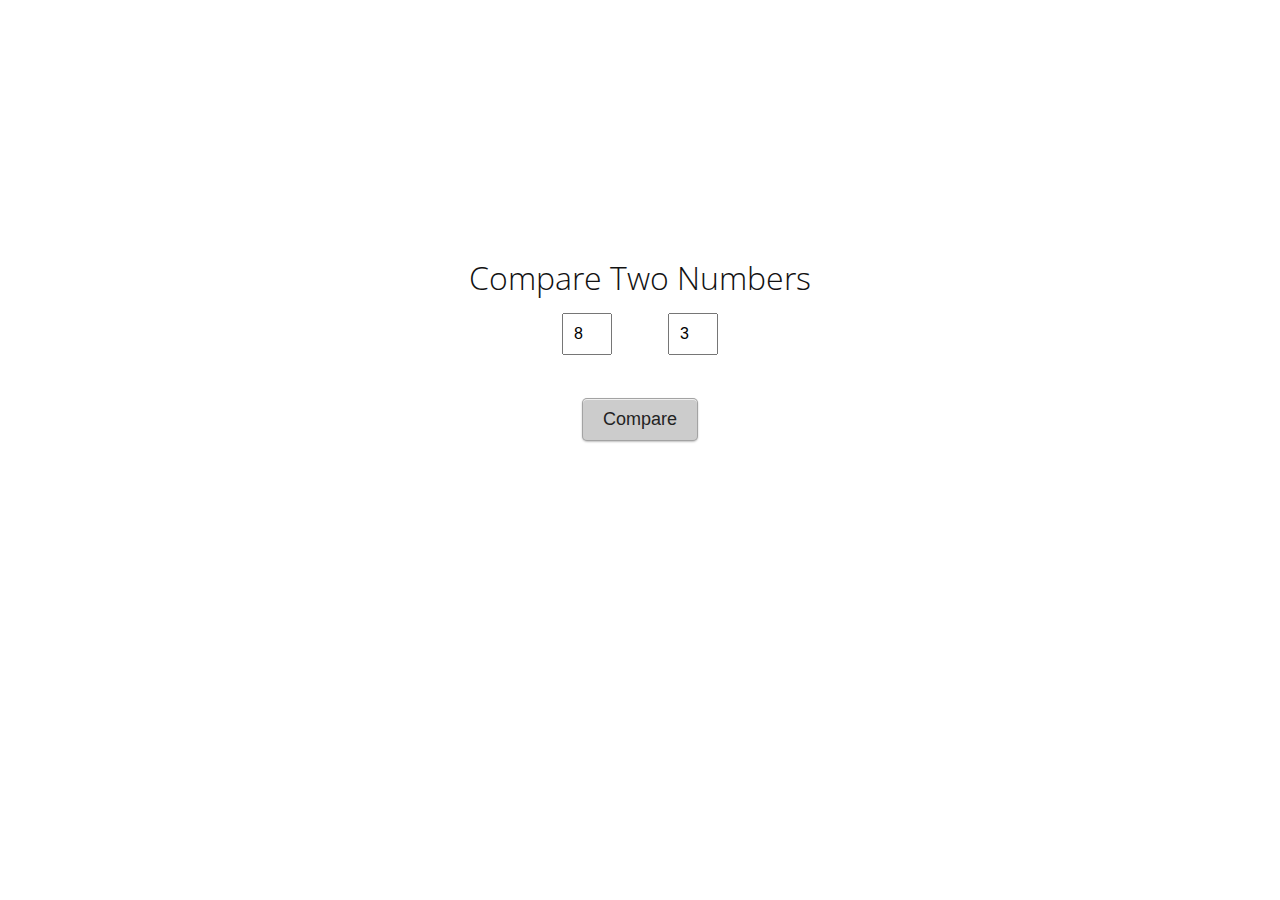
<file: conditionals/index.html>
<!DOCTYPE html>
<html lang="en">
	<head>
    	<meta charset="utf-8">
    	<meta name="description" content="A simple example of how Javascript can manipulate DOM.">
    	<meta name="keywords" content="General Assembly, Javascript, JS">

		<title>Conditionals</title>

		<!-- external CSS link -->
		<link href='http://fonts.googleapis.com/css?family=Open+Sans:400,700,800,600,300' rel='stylesheet' type='text/css'>
		<link rel="stylesheet" href="css/reset.css">
		<link rel="stylesheet" href="css/style.css">

	</head>
	<body>
		<div id="container">

			<h1>Compare Two Numbers</h1>

			<div id="inputs">

			  <input id="a" value="8">

			  <span id="comparison"></span>

			  <input id="b" value="3">

			</div>

			<button id="submit">Compare</button>

		</div><!-- #container -->
		<script src="js/app.js"></script>
	</body>
</html>
</file>
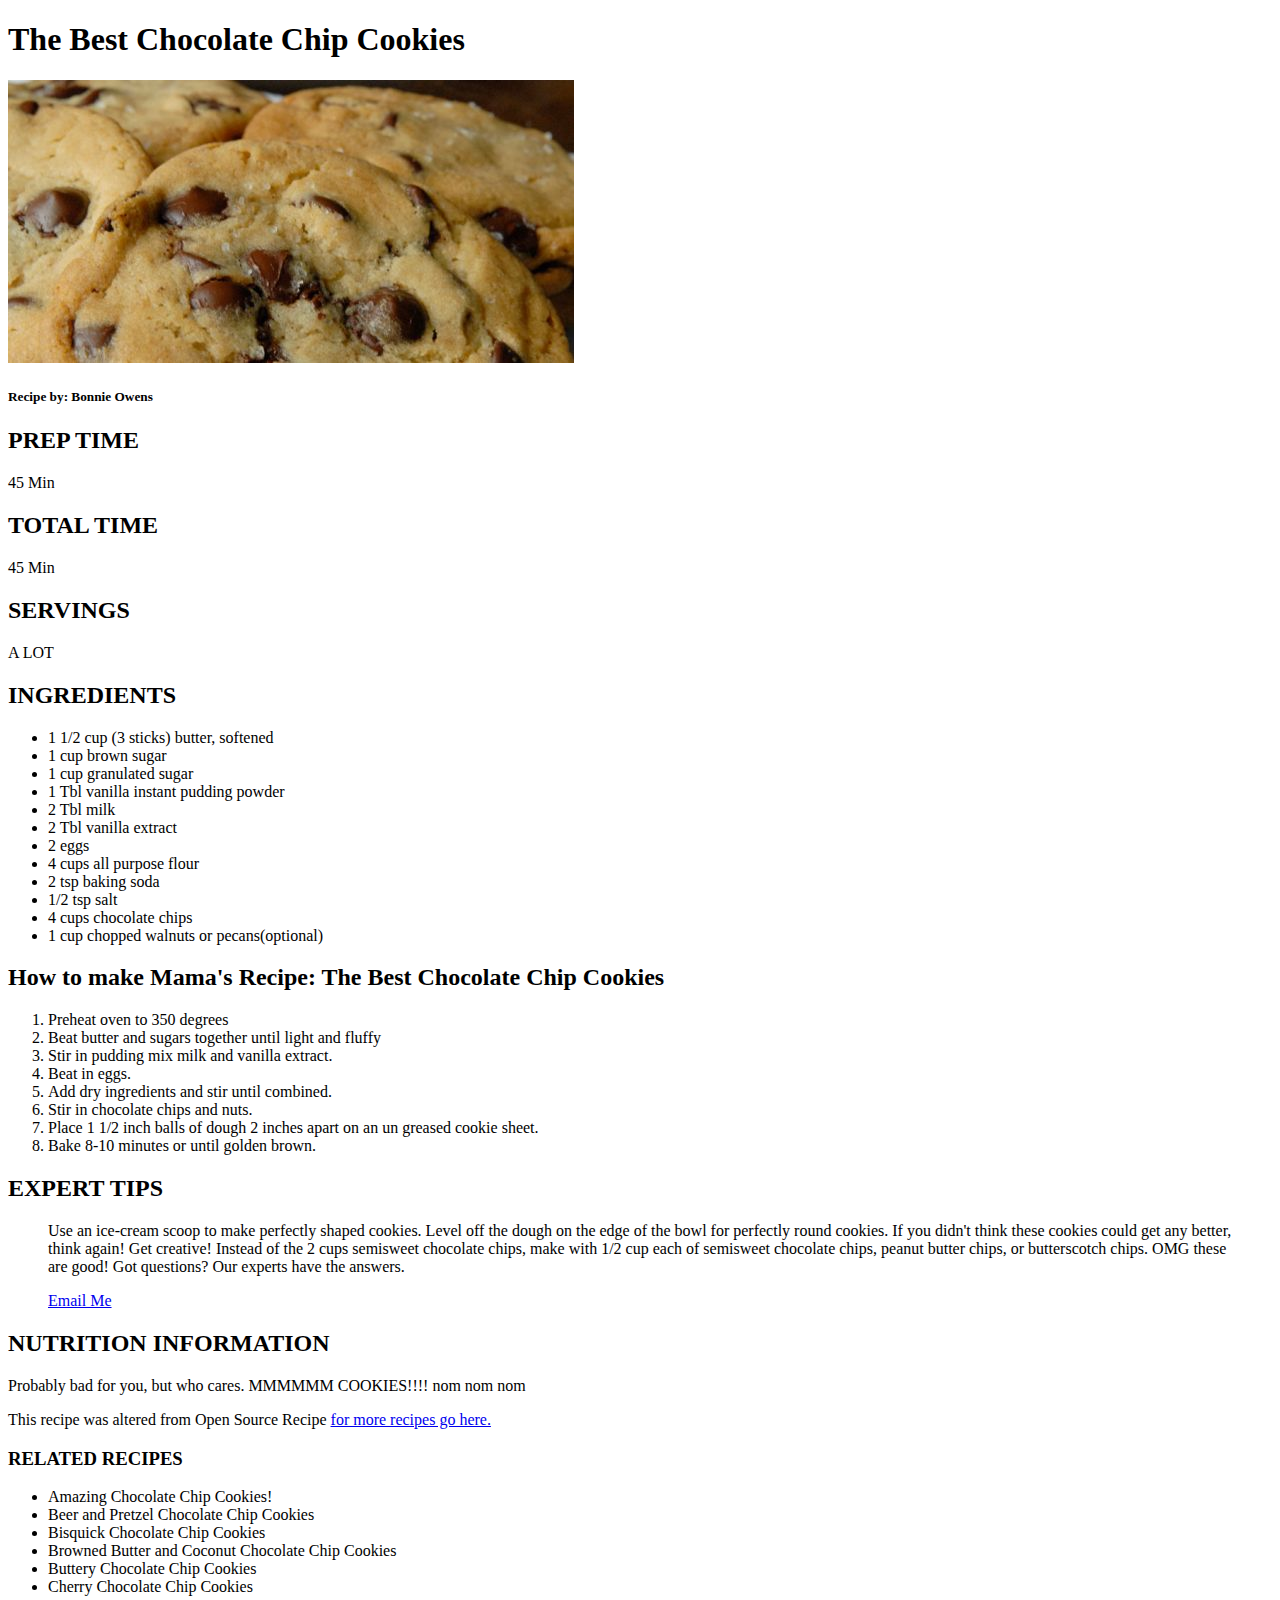
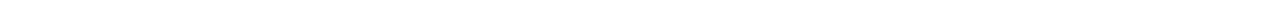
<file: cookie_recipe/index.html>
<!DOCTYPE html>
<!--hint: start of content -->
<html>
  <head>
    <title>The Best Chocolate Chip Cookies</title>
  </head>
  <body>
<!--hint: open <header> tag -->
  <header>
    <h1>The Best Chocolate Chip Cookies</h1> <!--hint: <h1> element -->

      <img src="img/cookies.jpg"> <!--hint: <img> element -->


    <h5>Recipe by: Bonnie Owens</h5>
  </header>
<!--hint: close </header> element -->

<!--hint: begin <section> element -->

  <section>
    <h2>PREP TIME</h2>
      <p>45 Min</p>

    <h2>TOTAL TIME</h2>
      <p>45 Min<p>

    <h2>SERVINGS</h2>
      <p>A LOT</p>

    <h2>INGREDIENTS</h2>

<!--hint: open <ul> -->
  <ul>
    <li>1 1/2 cup (3 sticks) butter, softened</li>
	  <li>1 cup brown sugar</li>
	  <li>1 cup granulated sugar</li>
	  <li>1 Tbl vanilla instant pudding powder</li>
	  <li>2 Tbl milk</li>
	  <li>2 Tbl vanilla extract</li>
	  <li>2 eggs</li>
	  <li>4 cups all purpose flour</li>
  	<li>2 tsp baking soda</li>
	  <li>1/2 tsp salt</li>
	  <li>4 cups chocolate chips</li>
	  <li>1 cup chopped walnuts or pecans(optional)</li>
  </ul>
  <!--hint: close </ul> -->
</section>
  <!--hint: close </section> tag -->





  <h2>How to make Mama's Recipe: The Best Chocolate Chip Cookies</h2>

  <ol>
    <li>Preheat oven to 350 degrees</li>

    <li>Beat butter and sugars together until light and fluffy</li>

    <li>Stir in pudding mix milk and vanilla extract.</li>

    <li>Beat in eggs.</li>

    <li>Add dry ingredients and stir until combined.</li>

    <li>Stir in chocolate chips and nuts.</li>

    <li>Place 1 1/2 inch balls of dough 2 inches apart on an un greased cookie sheet.</li>

    <li>Bake 8-10 minutes or until golden brown.</li>
  </ol>


  <h2>EXPERT TIPS</h2>


  <blockquote>
    Use an ice-cream scoop to make perfectly shaped cookies. Level off the dough on the edge of the bowl for perfectly round cookies.

    If you didn't think these cookies could get any better, think again! Get creative! Instead of the 2 cups semisweet chocolate chips, make with 1/2 cup each of semisweet chocolate chips, peanut butter chips, or butterscotch chips. OMG these are good!

    Got questions? Our experts have the answers.
  </blockquote>

  <blockquote><a href="me@fakeemail.com">Email Me</a> </blockquote>



  <h2>NUTRITION INFORMATION</h2>

    <p>Probably bad for you, but who cares. MMMMMM COOKIES!!!! nom nom nom</p>


    <p>
      This recipe was altered from Open Source Recipe <a href="http://www.opensourcefood.com/people/Amanori/recipes/mamas-recipe-the-best-chocolate-chip-cookies">for more recipes go here.</a>
    </p>
<!-- hint: open <footer> tag -->

  <h3>RELATED RECIPES</h3>

  <ul>
    <li>Amazing Chocolate Chip Cookies!</li>

    <li>Beer and Pretzel Chocolate Chip Cookies</li>

    <li>Bisquick Chocolate Chip Cookies</li>

    <li>Browned Butter and Coconut Chocolate Chip Cookies</li>

    <li>Buttery Chocolate Chip Cookies</li>

    <li>Cherry Chocolate Chip Cookies</li>
  </ul>

<!-- hint: close </footer> tag -->

<!--hint: end of content -->
  </body>
</html>
</file>
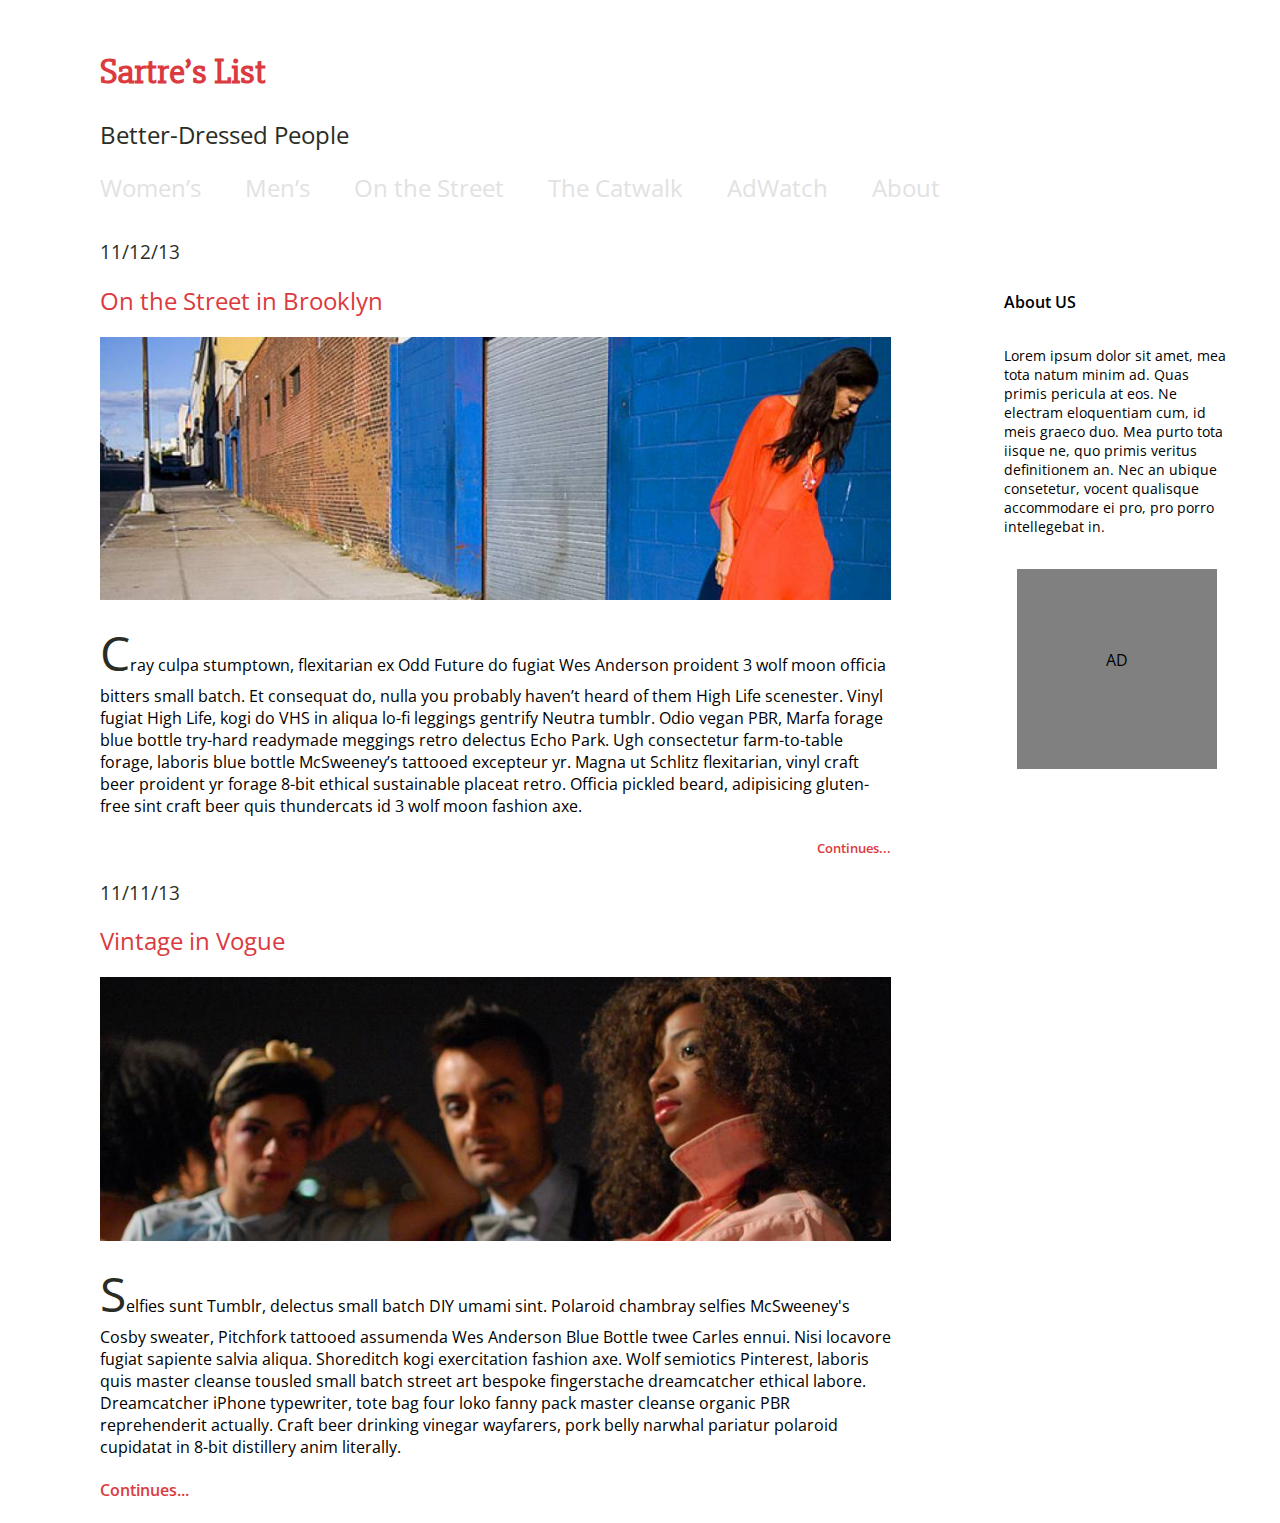
<file: fashion_blog_part1/index.html>
<!--Add CSS to the page. When complete it should look like Fashion_Blog.png
Do you see new tags? Look them up so you are growing your tag vocabulary.
Bonus: Google <footer> </footer> tag and implement the page footer.
Add Google Fonts.
-->

<!doctype html>
<html lang="en-us">
<head>
	<link rel="stylesheet" href="style.css">
	<link href='http://fonts.googleapis.com/css?family=Slabo+27px' rel='stylesheet' type='text/css'>
	<link href='http://fonts.googleapis.com/css?family=Open+Sans+Condensed:300' rel='stylesheet' type='text/css'>
	<meta charset="utf-8">
	<title>Sartre’s List</title>

</head>
<body>
	<header>
		<div class="red">
		<h1><a href="index.html">Sartre’s List</a></h1>
		</div>
		<h2>Better-Dressed People</h2>
		<div class="grey">
			<ul>
				<li><a class="grey" href="#">Women’s</a></li>
				<li><a class="grey" href="#">Men’s</a></li>
				<li><a class="grey" href="#">On the Street</a></li>
				<li><a class="grey" href="#">The Catwalk</a></li>
				<li><a class="grey" href="#">AdWatch</a></li>
				<li><a class="grey" href="#">About</a></li>
			</ul>
		</div>
	</header>
	<div class="leftcol">
		<h4>About US</h4>
		<h6>Lorem ipsum dolor sit amet, mea tota natum minim ad. Quas primis pericula at eos. Ne electram eloquentiam cum, id meis graeco duo. Mea purto tota iisque ne, quo primis veritus definitionem an. Nec an ubique consetetur, vocent qualisque accommodare ei pro, pro porro intellegebat in.</h6>
		<blockquote>AD</blockquote>
	</div>
	<div class="right">
	<article>
		<h3>11/12/13</h3>
		<h2><a href="#">On the Street in Brooklyn</a></h2>
		<img src="fashion_photo.jpeg">
		<p>Cray culpa stumptown, flexitarian ex Odd Future do fugiat Wes Anderson proident 3 wolf moon officia bitters small batch. Et consequat do, nulla you probably haven’t heard of them High Life scenester. Vinyl fugiat High Life, kogi do VHS in aliqua lo-fi leggings gentrify Neutra tumblr. Odio vegan PBR, Marfa forage blue bottle try-hard readymade meggings retro delectus Echo Park. Ugh consectetur farm-to-table forage, laboris blue bottle McSweeney’s tattooed excepteur yr. Magna ut Schlitz flexitarian, vinyl craft beer proident yr forage 8-bit ethical sustainable placeat retro. Officia pickled beard, adipisicing gluten-free sint craft beer quis thundercats id 3 wolf moon fashion axe.</p>
		<h5><a href="#">Continues...</a></h5>
	</article>
	<article>
		<h3>11/11/13</h3>
		<h2><a href="#">Vintage in Vogue</a></h2>
		<img src="fashion_photo2.jpeg">
		<p><span class="capital">S</span>elfies sunt Tumblr, delectus small batch DIY umami sint. Polaroid chambray selfies McSweeney's Cosby sweater, Pitchfork tattooed assumenda Wes Anderson Blue Bottle twee Carles ennui. Nisi locavore fugiat sapiente salvia aliqua. Shoreditch kogi exercitation fashion axe. Wolf semiotics Pinterest, laboris quis master cleanse tousled small batch street art bespoke fingerstache dreamcatcher ethical labore. Dreamcatcher iPhone typewriter, tote bag four loko fanny pack master cleanse organic PBR reprehenderit actually. Craft beer drinking vinegar wayfarers, pork belly narwhal pariatur polaroid cupidatat in 8-bit distillery anim literally.</p>
		<h4><a href="#">Continues...</a></h4>
	</article>
</div>
</body>
</html>
</file>
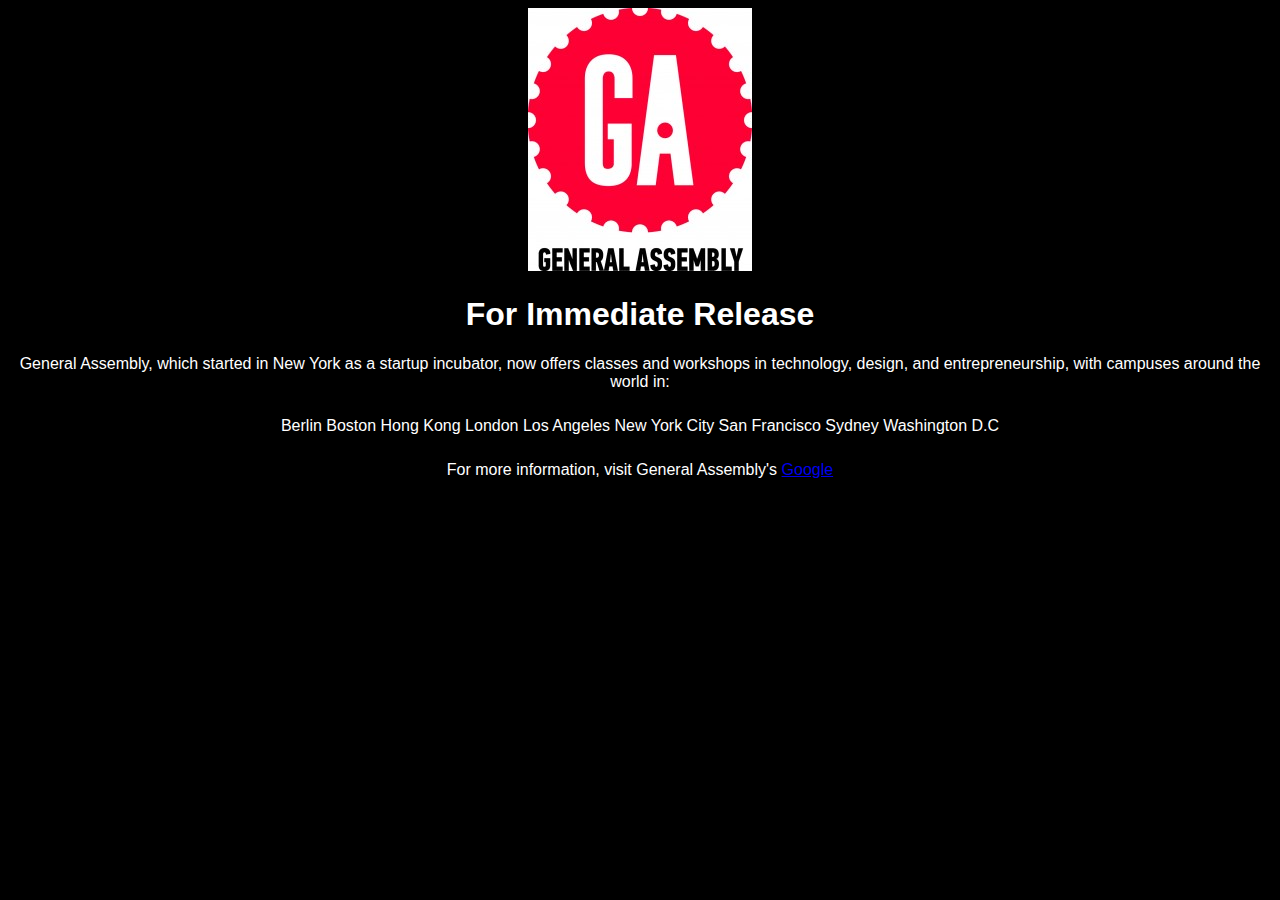
<file: ga_press_release/index.html>
<!DOCTYPE html>
<!-- html starts here -->
<html>
  <head>
    <style>
      body {
        text-align: center;
        background: black;
        color: white;
        font-family: helvetica;
      }
      ol {
        padding: 10px;
      }
      li {
        display: inline;
      }
    </style>
  </head>
<body>

<!-- start section here -->


<!-- image goes here -->
<img src="img/ga-logo.jpg">

<h1>For Immediate Release</h1>

  <p>
    General Assembly,
    which started in New York as a startup incubator,
    now offers classes and workshops in technology, design,
    and entrepreneurship, with campuses around the world in:
  </p>

<ol>
  <li>Berlin</li>
  <li>Boston</li>
  <li>Hong Kong</li>
  <li>London</li>
  <li>Los Angeles</li>
  <li>New York City</li>
  <li>San Francisco</li>
  <li>Sydney</li>
  <li>Washington D.C</li>
</ol>

  <p>
    For more information, visit General Assembly's <a href="http://google.com">Google</a>
  </p>

<!-- end section -->



<!-- body ends here -->
</body>
<!-- html ends here -->
</html>
</file>
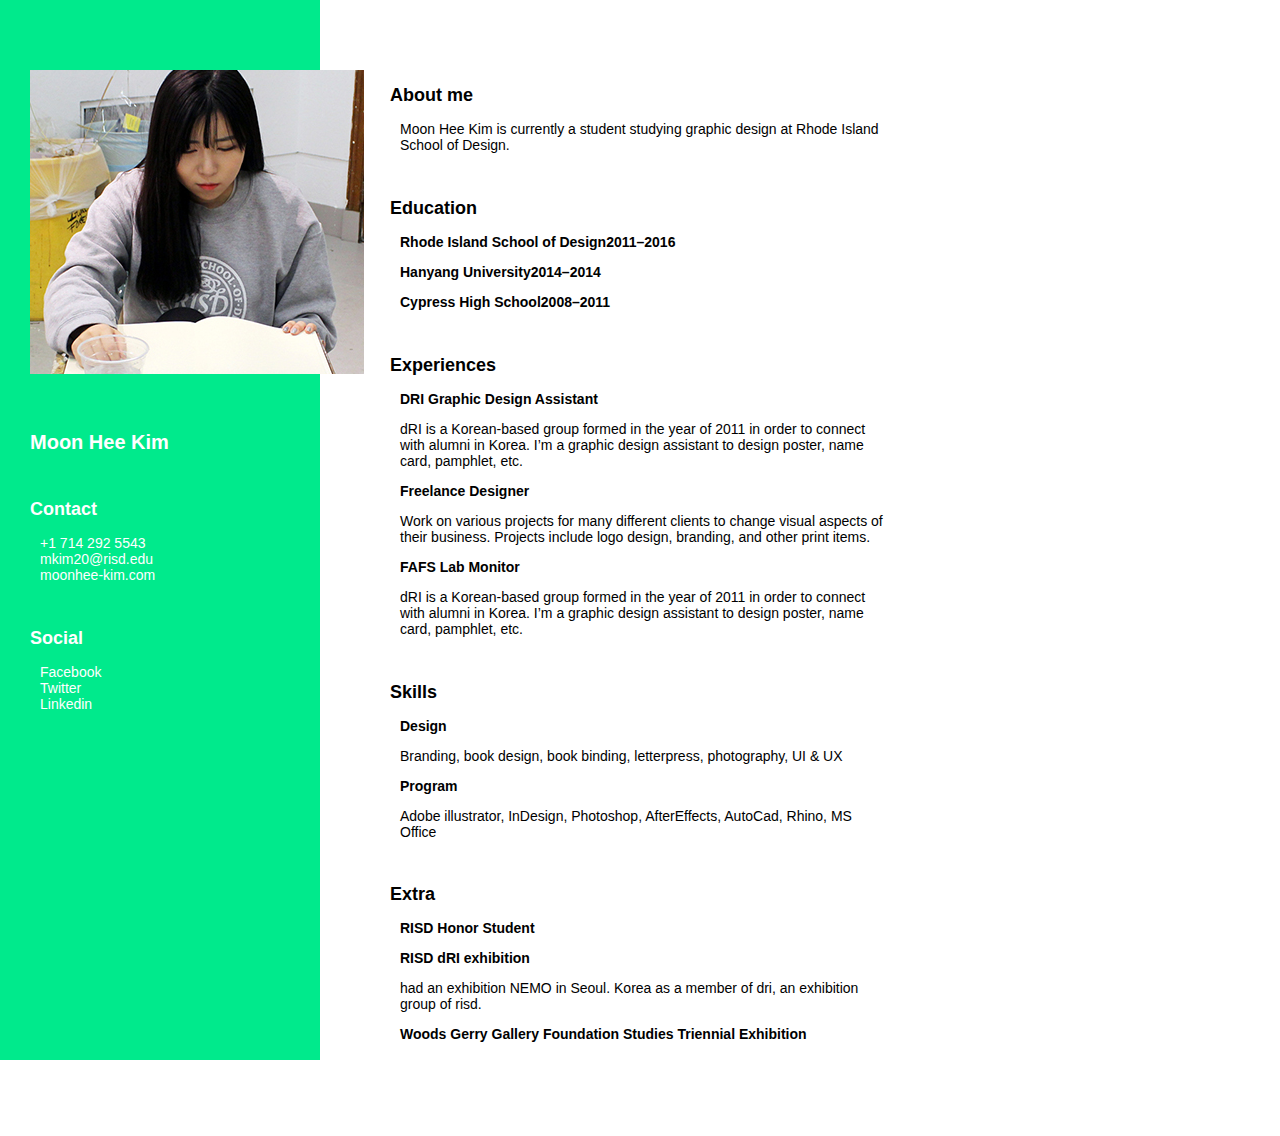
<file: resume/index.html>
<!DOCTYPE html>
<head>
  <title>Moon Hee Resume</title>
  <link rel="stylesheet" href="css/style.css">
</head>

<body>
  <header>
    <div class="leftcol">
      <img src="img/profile4.png">
       <h1>Moon Hee Kim</h1>
       <h2>Contact</h2>
       <ul>
        <li>+1 714 292 5543</li>
        <li><a href="#">mkim20@risd.edu</a></li>
        <li><a href="http://moonhee-kim.com">moonhee-kim.com</a></li>
      </ul>
      <h2>Social</h2>
      <ul>
       <li><a href="#">Facebook</li>
       <li><a href="#">Twitter</a></li>
       <li><a href="#">Linkedin</a></li>
     </ul>
      </div>
  </header>

  <article>
  <h2>About me</h2>
   <p>Moon Hee Kim is currently a student studying graphic design at Rhode Island School of Design.</p>
    <h2>Education</h2>
      <h3>Rhode Island School of Design<span class=".year">2011&ndash;2016</span></h3>
      <h3>Hanyang University<span class=".year">2014&ndash;2014</span></h3>
      <h3>Cypress High School<span class=".year">2008&ndash;2011</span></h3>
    <h2>Experiences</h2>
    <h3>DRI Graphic Design Assistant</h3>
    <p>dRI is a Korean-based group formed in the year of 2011 in order to connect with alumni in Korea. I’m a graphic design assistant to design poster, name card, pamphlet, etc.</p>
    <h3>Freelance Designer</h3>
    <p>Work on various projects for many different clients to change visual aspects of their business. Projects include logo design, branding, and other print items.</p>
    <h3>FAFS Lab Monitor</h3>
    <p>dRI is a Korean-based group formed in the year of 2011 in order to connect with alumni in Korea. I’m a graphic design assistant to design poster, name card, pamphlet, etc.</p>
  <h2>Skills</h2>
   <h3>Design</h3>
     <p> Branding, book design, book binding, letterpress, photography, UI & UX</p>
   <h3>Program</h3>
     <p>Adobe illustrator, InDesign, Photoshop, AfterEffects, AutoCad, Rhino, MS Office</p>
  <h2>Extra</h2>
   <h3>RISD Honor Student</h3>
   <h3>RISD dRI exhibition</h3>
     <p>had an exhibition NEMO in Seoul. Korea as a member of dri, an exhibition group of risd.</p>
    <h3>Woods Gerry Gallery Foundation Studies Triennial Exhibition</h3>
  </article>
</body>
</file>
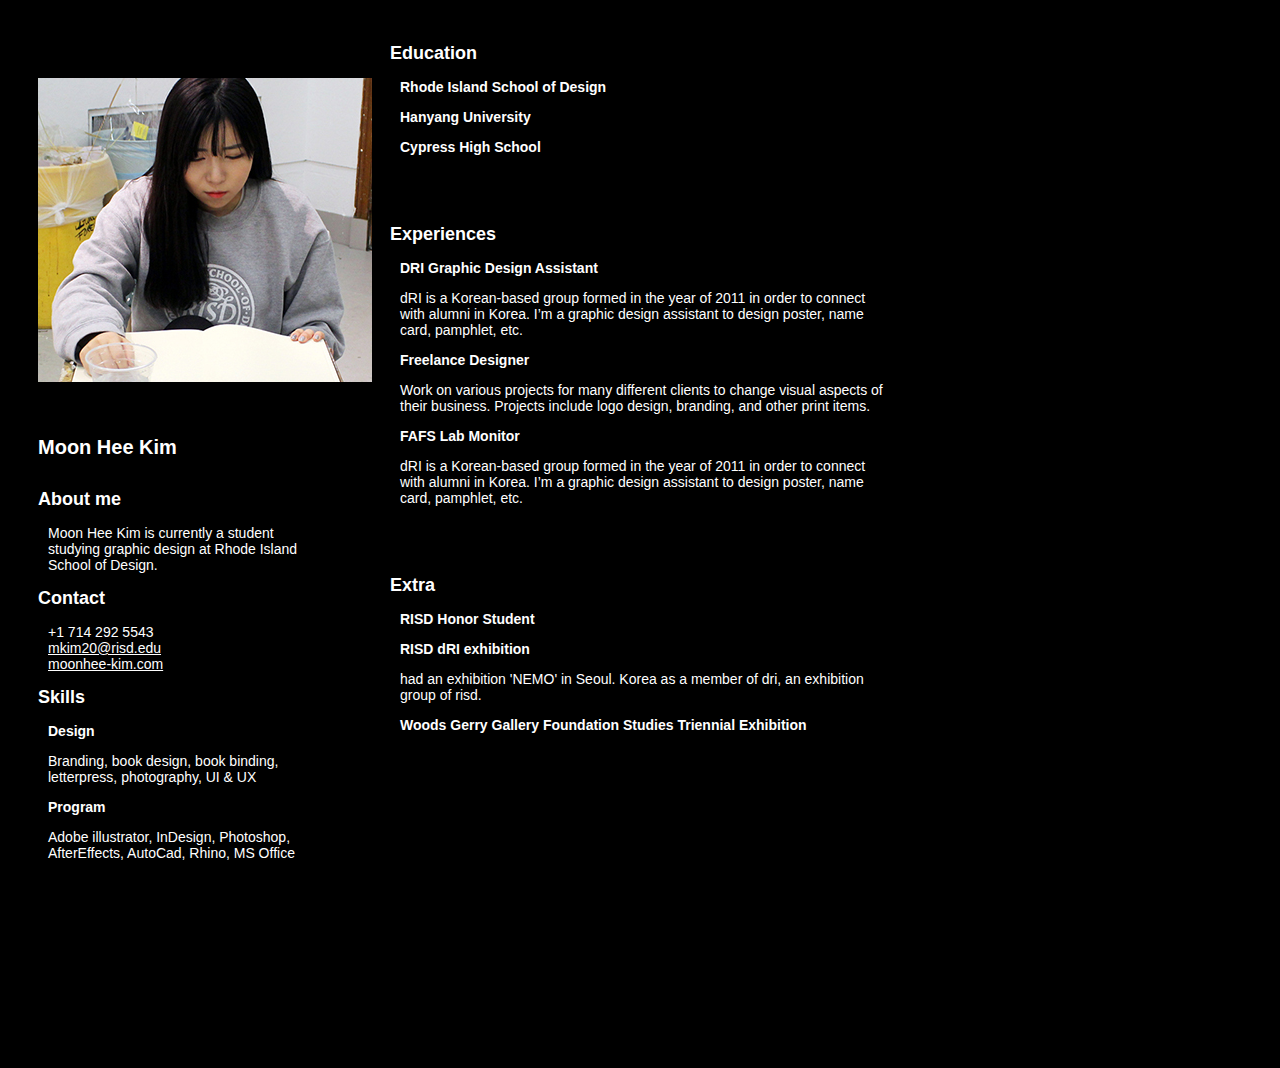
<file: resume2/index.html>
<!DOCTYPE html>
<head>
  <style>
   h1 {
     font-size: 20px;
     font-family: sans-serif;
     margin: 10px 0px 30px 0px;
   }
   h2 {
     font-size: 18px;
     font-family: sans-serif;
   }
   .leftcol {
       width:260px;
       height:1000px;
       float:left;
       padding: 30px;
    }
   .polaroid {
       width:740px
       height:auto;
       float:left;
    }
    article {
  max-width: 500px;
  padding: 20px;
  margin: 0 auto;
    }
    ul {
      list-style: none;
      padding-left: 10px;
      margin: 0;
    }
    h3 {
      padding-left: 10px;
      font-size: 14px;
      font-family: sans-serif;
    }
    p {
      padding-left: 10px;
      font-size: 14px;
      font-family: sans-serif;
      color: white;
    }
    li {
      font-size: 14px;
      font-family: sans-serif;
      color: white;
    }
    img {
      margin: 40px 0px 40px 0px;
    }
    a {
      color: white;
    }
    body {
      background: black;
      color: white;
    }
  </style>
</head>

<body>
  <header>
    <div class="leftcol">
      <img src="img/profile.png">
       <h1>Moon Hee Kim</h1>
       <h2>About me</h2>
        <p>Moon Hee Kim is currently a student studying graphic design at Rhode Island School of Design.</p>
       <h2>Contact</h2>
       <ul>
        <li>+1 714 292 5543</li>
        <li><a href="#">mkim20@risd.edu</a></li>
        <li><a href="#">moonhee-kim.com</a></li>
      </ul>
       <h2>Skills</h2>
        <h3>Design</h3>
          <p> Branding, book design, book binding, letterpress, photography, UI & UX</p>
        <h3>Program</h3>
          <p>Adobe illustrator, InDesign, Photoshop, AfterEffects, AutoCad, Rhino, MS Office</p>
      </div>
  </header>
  <article>
    <h2>Education</h2>
      <h3>Rhode Island School of Design</h3>
      <h3>Hanyang University</h3>
      <h3>Cypress High School</h3>
  </article>
  <article>
    <h2>Experiences</h2>
    <h3>DRI Graphic Design Assistant</h3>
    <p>dRI is a Korean-based group formed in the year of 2011 in order to connect with alumni in Korea. I’m a graphic design assistant to design poster, name card, pamphlet, etc.</p>
    <h3>Freelance Designer</h3>
    <p>Work on various projects for many different clients to change visual aspects of their business. Projects include logo design, branding, and other print items.</p>
    <h3>FAFS Lab Monitor</h3>
    <p>dRI is a Korean-based group formed in the year of 2011 in order to connect with alumni in Korea. I’m a graphic design assistant to design poster, name card, pamphlet, etc.</p>
  </article>
  <article>
    <h2>Extra</h2>
    <h3>RISD Honor Student</h3>
    <h3>RISD dRI exhibition</h3>
    <p>had an exhibition 'NEMO' in Seoul. Korea as a member of dri, an exhibition group of risd.</p>
    <h3>Woods Gerry Gallery Foundation Studies Triennial Exhibition</h3>
  </article>
</file>
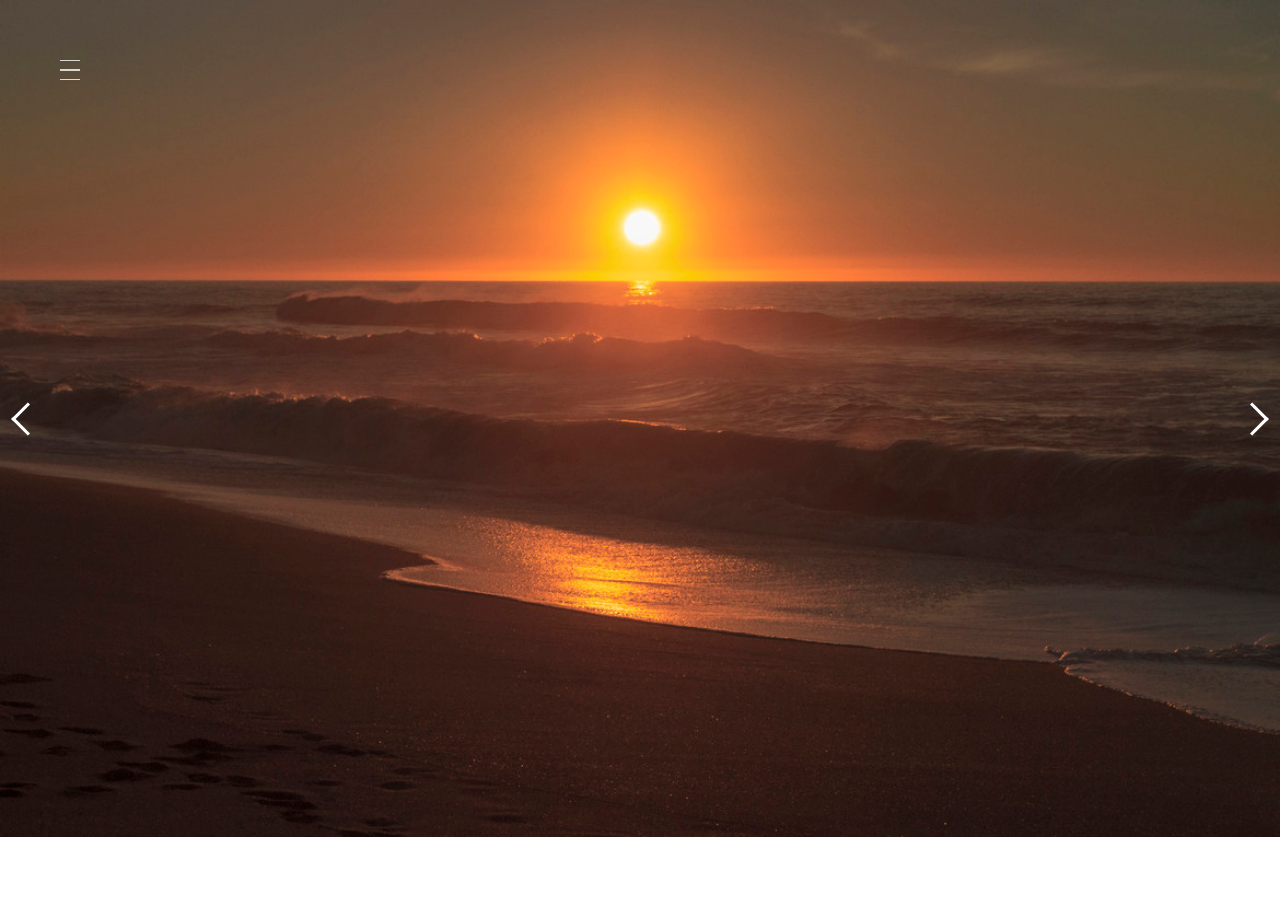
<file: slider 2/index.html>
<!DOCTYPE html>
<html lang="en">
	<head>
    	<meta charset="utf-8">
    	<meta name="description" content="A simple example of how Javascript can manipulate DOM.">
    	<meta name="keywords" content="General Assembly, Javascript, JS">

		<title>Slider</title>


		<link href='http://fonts.googleapis.com/css?family=Open+Sans:400,700,800,600,300' rel='stylesheet' type='text/css'>
		<link rel="stylesheet" href="css/reset.css">
		<link rel="stylesheet" href="css/style.css">
		<script src="js/slider.js"></script>

	</head>
	<body>
		<div id="container">
			<div id="nav" class="nav">
				<img src="img/hamburger.svg">
			</div>
			<div id="slider" class="slider">
					<ul>
						<li><img src="img/photos/california.jpg"></li>
						<li><img src="img/photos/marina-del-rey.jpg"></li>
						<li><img src="img/photos/venice.jpg"></li>
					</ul>
			</div>

		</div>
		<script src="js/app.js"></script>
	</body>
</html>
</file>
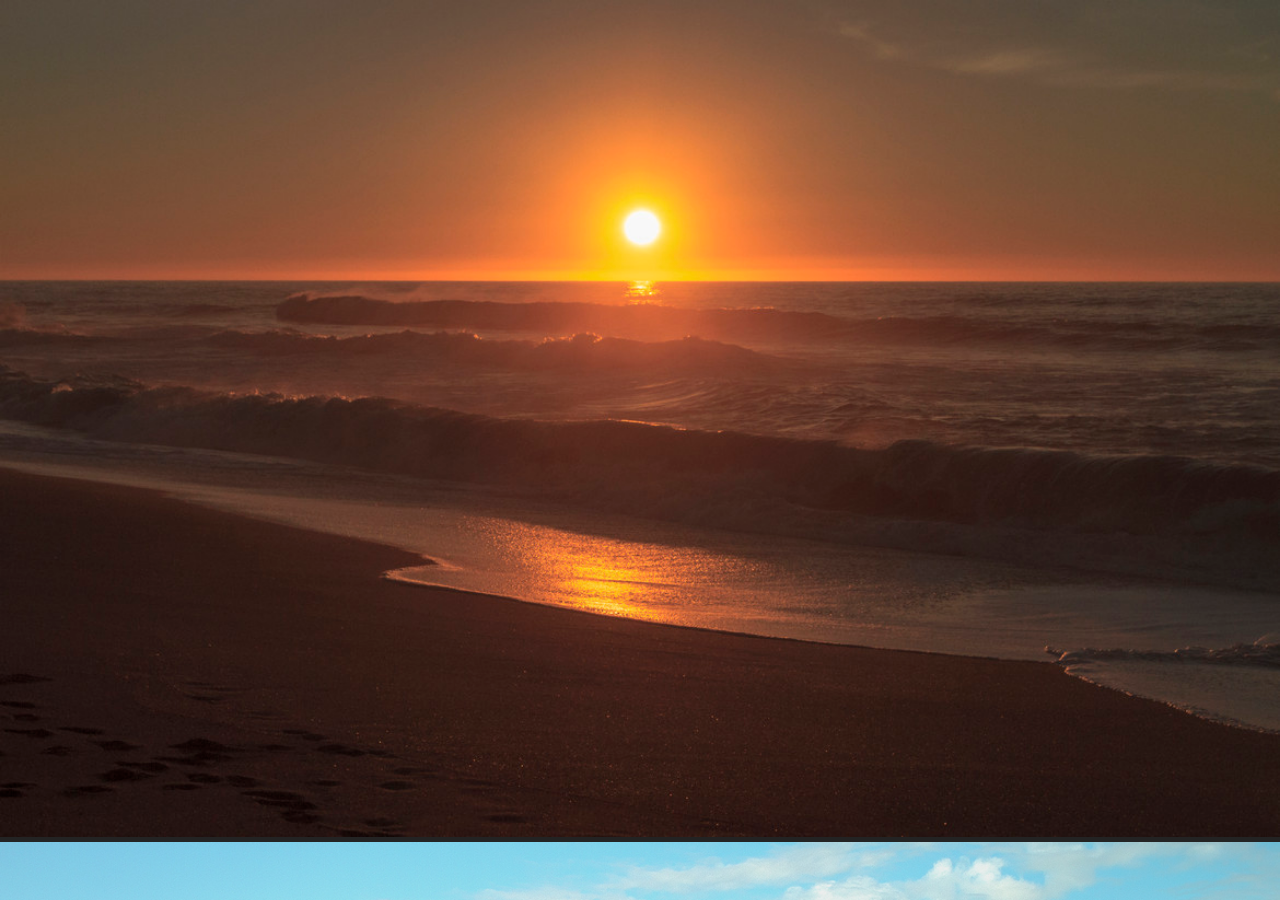
<file: slider/index.html>
<!DOCTYPE html>
<html lang="en">
	<head>
    	<meta charset="utf-8">
    	<meta name="description" content="A simple example of how Javascript can manipulate DOM.">
    	<meta name="keywords" content="General Assembly, Javascript, JS">

		<title>Slider</title>

		<!-- external CSS link -->
		<link href='http://fonts.googleapis.com/css?family=Open+Sans:400,700,800,600,300' rel='stylesheet' type='text/css'>
		<link rel="stylesheet" href="css/reset.css">
		<link rel="stylesheet" href="css/style.css">
		<script src="js/slider.js"></script>

	</head>
	<body>
		<div id="container">

			<section id="slider" class="slider" data-index="0">
					<ul>
						<li><img src="img/photos/california.jpg"></li>
						<li><img src="img/photos/marina-del-rey.jpg"></li>
						<li><img src="img/photos/venice.jpg"></li>
					</ul>
			</section>

		</div><!-- #container -->
		<script src="js/app.js"></script>
	</body>
</html>
</file>
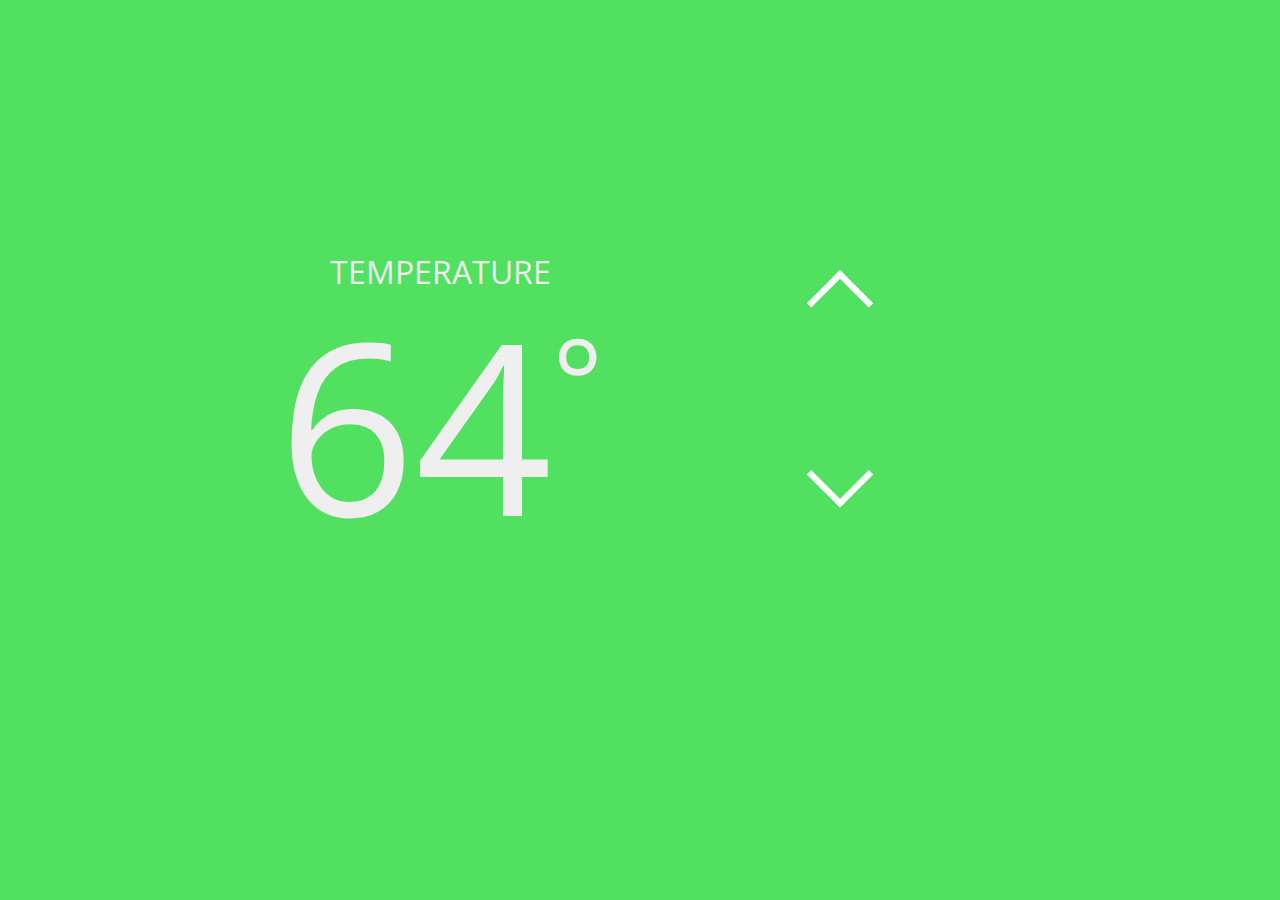
<file: starter_code/index.html>
<!DOCTYPE html>
<html lang="en">
	<head>
    	<meta charset="utf-8">
    	<meta name="description" content="A simple example of how Javascript can manipulate DOM.">
    	<meta name="keywords" content="General Assembly, Javascript, JS">

		<title>Thermostat</title>

		<!-- external CSS link -->
		<link href='http://fonts.googleapis.com/css?family=Open+Sans:400,700,800,600,300' rel='stylesheet' type='text/css'>
		<link rel="stylesheet" href="css/reset.css">
		<link rel="stylesheet" href="css/style.css">

	</head>
	<body>
		<div id="container">
			<section class="therm">

				<div class="current">
					<h1>Temperature</h1>
					<div id="temp" class="temp">
					</div>
				</div>

				<div class="controls">

					<div class="control">
						<div id="up" class="button">
							<img src="img/arrow-up.svg">
						</div>
					</div>

					<div class="control">
						<div id="down" class="button">
							<img src="img/arrow-down.svg">
						</div>
					</div>

				</div>

			</section>
		</div><!-- #container -->
		<script src="js/app.js"></script>
	</body>
</html>
</file>
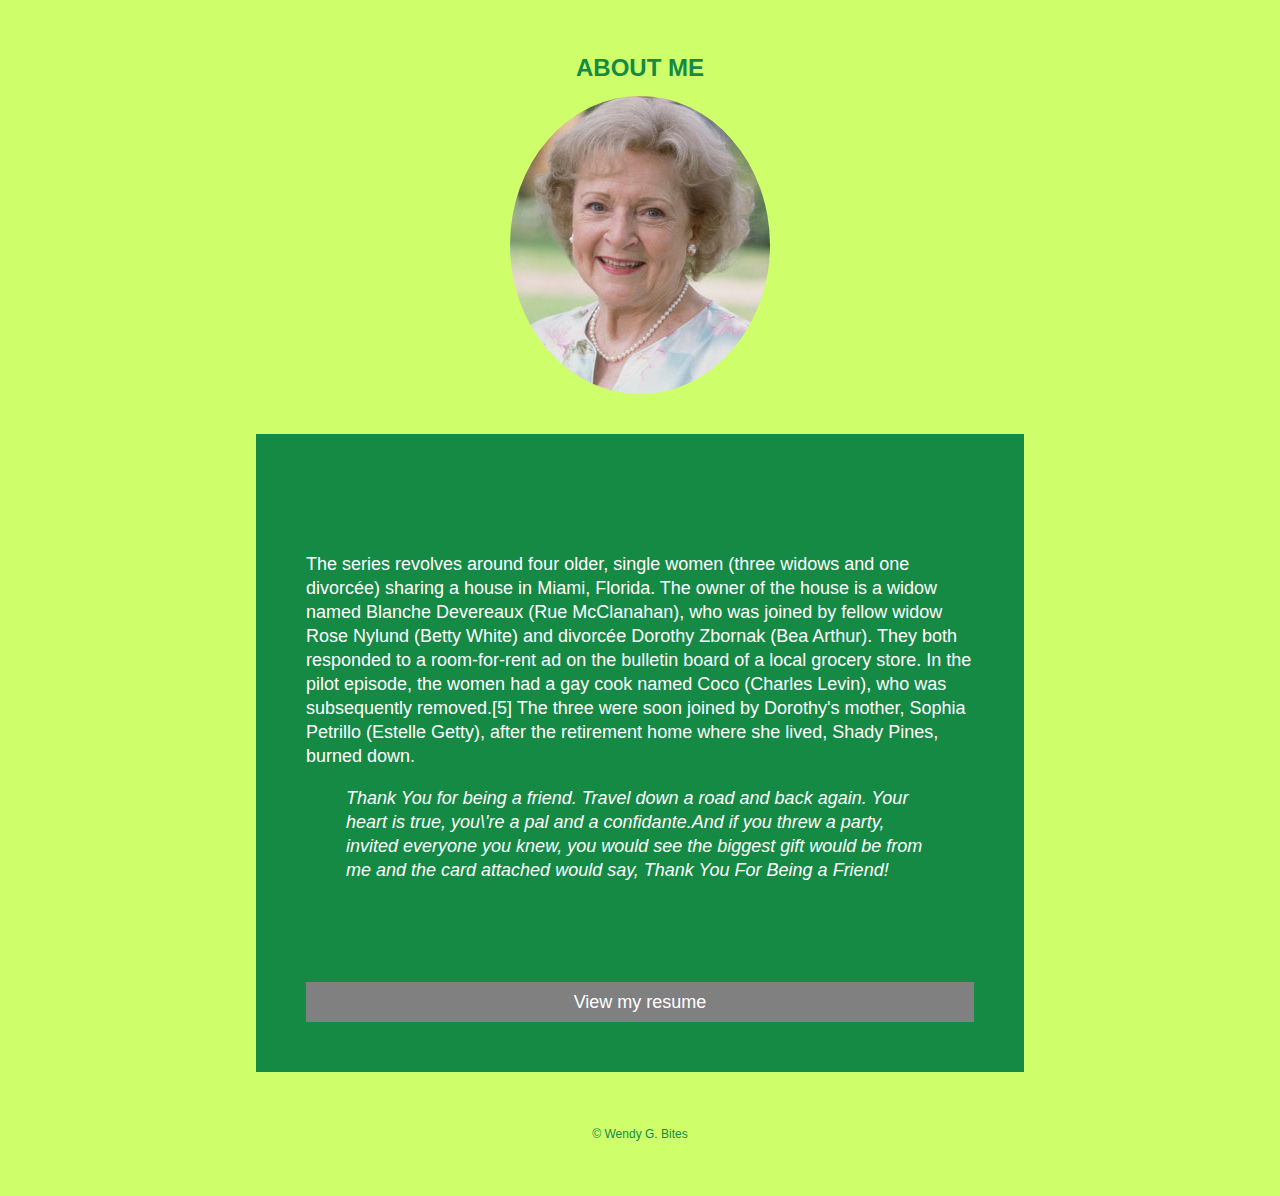
<file: wendy-bites/index.html>
<!--doctype html-->
<html>
  <head>
    <title> Wendy G. Bites Resume </title>
    <link rel="stylesheet" href="css/style.css">
  </head>
  <body>
  <div id="container">
  <header>

    <h1>ABOUT ME</h1>

    <img src="img/Betty-White.jpg" title="Betty White">

  </header>

  <section>

    <p>
      The series revolves around four older, single women (three widows and one divorc&eacute;e) sharing a house in Miami, Florida. The owner of  the house is a widow named Blanche Devereaux (Rue McClanahan), who was joined by fellow widow Rose Nylund (Betty White) and divorc&eacute;e  Dorothy Zbornak (Bea Arthur). They both responded to a room-for-rent ad on the bulletin board of a local grocery store. In the pilot episode, the women had a gay cook named Coco (Charles Levin), who was subsequently removed.[5] The three were soon joined by Dorothy's mother, Sophia Petrillo (Estelle Getty), after the retirement home where she lived, Shady Pines, burned down.
    </p>

    <p>
      <blockquote>Thank You for being a friend. Travel down a road and back again. Your heart is true, you\'re a pal and a confidante.And if you threw a party, invited everyone you knew, you would see the biggest gift would be from me and the card attached would say, Thank You For Being a Friend!
      </blockquote>
    </p>

    <div>
      <a href="resume.html" class="button">View my resume</a>
    </div>

  </section>


  <footer>
    <p>&copy; Wendy G. Bites</p>
  </footer>
</div>
  </body>

</html>
</file>
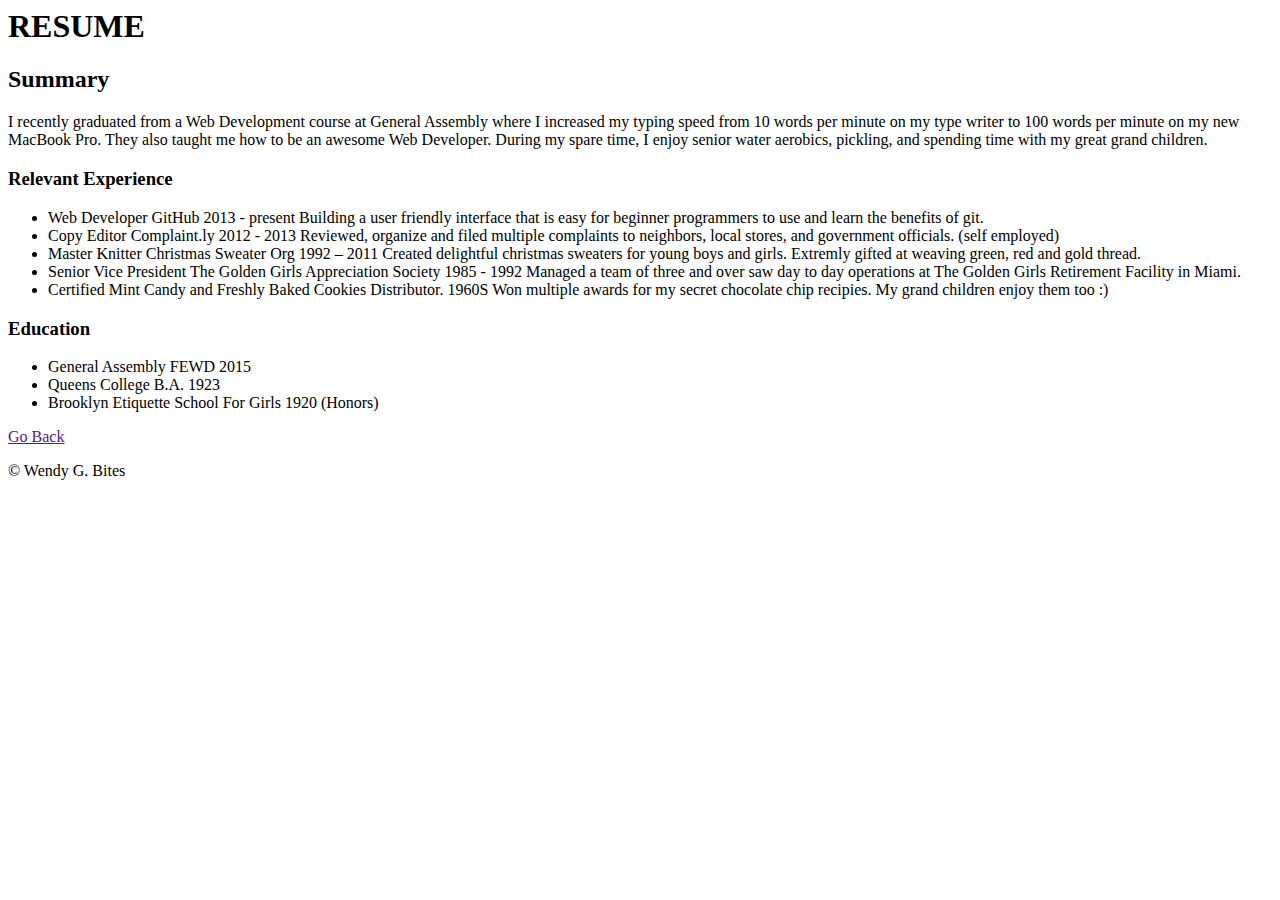
<file: wendy-bites/resume.html>
<!--doctype html-->
<html>
  <body>
  <head>
    <title> Wendy G. Bites Resume </title>
    <!-- insert link tag here -->
  </head>
  <header>

    <h1>RESUME</h1>

  </header>

  <section>

    <h2>Summary</h2>

    <p>
      I recently graduated from a Web Development course at General Assembly where I increased my typing speed from 10 words per minute on  my type writer to 100 words per minute on my new MacBook Pro. They also taught me how to be an awesome Web Developer. During my spare time, I enjoy senior water aerobics, pickling, and spending time with my great grand children.
    </p>

  </section>

  <section>

    <h3>Relevant Experience</h3>

    <ul>
      <li>
        Web Developer GitHub 2013 - present
        Building a user friendly interface that is easy for beginner programmers to use and learn the benefits of git.
      </li>
      <li>
        Copy Editor Complaint.ly 2012 - 2013
        Reviewed, organize and filed multiple complaints to neighbors, local stores, and government officials. (self employed)
      </li>
      <li>
        Master Knitter Christmas Sweater Org 1992 – 2011
        Created delightful christmas sweaters for young boys and girls. Extremly gifted at weaving green, red and gold thread.
      </li>
      <li>
        Senior Vice President The Golden Girls Appreciation Society 1985 - 1992
        Managed a team of three and over saw day to day operations at The Golden Girls Retirement Facility in Miami.
      </li>
      <li>
        Certified Mint Candy and Freshly Baked Cookies Distributor. 1960S
        Won multiple awards for my secret chocolate chip recipies. My grand children enjoy them too :)
      </li>
    </ul>

  </section>

  <section>

    <h3>Education</h3>

    <ul>
      <li>General Assembly FEWD 2015</li>
      <li>Queens College B.A. 1923</li>
      <li>Brooklyn Etiquette School For Girls 1920 (Honors)</li>
    </ul>

    <div>
      <a href="">Go Back</a>
    </div>

  </section>

  <footer>
    <p>&copy; Wendy G. Bites</p>
  </footer>

  </body>

</html>
</file>
<file: conditionals/css/style.css>
/*
Project Name: Blank Template
Client: Your Client
Author: Your Name
Developer @GA in NYC
*/


/******************************************
/* SETUP
/*******************************************/

/* Box Model Hack */
* {
     -moz-box-sizing: border-box; /* Firexfox */
     -webkit-box-sizing: border-box; /* Safari/Chrome/iOS/Android */
     box-sizing: border-box; /* IE */
}

/******************************************
/* BASE STYLES
/*******************************************/

body {
     color: #121212;
     font-size: 12px;
     line-height: 1.4;
     font-family: 'Open Sans', Helvetica, Arial, sans-serif;
}


/******************************************
/* LAYOUT
/*******************************************/

/* Center the container */
body {
	width: 100%;
  height:100%;
	margin: 0;
  padding: 0;
  font-size: 32px;
  text-align: center;
}

/******************************************
/* ADDITIONAL STYLES
/*******************************************/

#inputs {
  margin-bottom: 30px;
}
input {
  width: 50px;
  padding: 10px;
  font-size:16px;
  position:relative;
  top:-6px;
}
h1{
  margin-top:20%;
  font-weight:100;
  padding-bottom:10px;
}
button {
  background: #CCC;
  border: 1px solid rgba(0,0,0,.2);
  box-shadow: inset 0 1px 0 rgba(255,255,255,.7), 0 1px 2px rgba(0,0,0,.25);
  border-radius: 5px;
  padding: 10px 20px;
  font-size:18px;
  font-weight:300;
  color:#232323;
}
button:hover {
  background: #DDD;
}
button:active {
  background: #BBB;
  box-shadow: inset 0 1px 2px rgba(0,0,0,.25);
}
#comparison {
  display: inline-block;
  width: 40px;
  font-size: 32px;
  font-weight:100;
}
</file>
<file: fashion_blog_part1/style.css>
body {
  padding-left: 50px;
  margin: 50px;
}
h1 {
  font-family: 'Slabo 27px', serif;
  font-size: 36px;
  color: #DB3A3E;

}
h2 {
  font-family: 'Open Sans Condensed', sans-serif; font-weight: 400;
  color: #2A2D25;

}

h3 {
  font-family: 'Open Sans Condensed', sans-serif; font-weight: 400;
  color: #2A2D25;
}

a {
  text-decoration: none;
  color: #DB3A3E;
}
a:visited {
  text-decoration: none;
}

li {
  display: inline;
  color: #E2E2E2;
  font-family: 'Open Sans Condensed', sans-serif; font-weight: 400;
  font-size: 24px;
  padding: 0px 40px 0px 0px;
}


article p {
  max-width: 800px;
  font-family: 'Open Sans Condensed', sans-serif; font-weight: 400;
}
img {
  width: 100%;
}

ul {
  padding-left: 0px;
}
h4 {
  font-weight: 600;
  color: black;
  font-family: 'Open Sans Condensed', sans-serif;

}
h5 {
  text-align: right;
  font-weight: 600;
  font-family: 'Open Sans Condensed', sans-serif;

}

.red {
  color: #DB3A3E;
}
.grey {
  color: #E2E2E2;
}
p::first-letter {
  font-size: 300%;
  color: #2A2D25;

}

.leftcol {
  padding-top: 50px;
  width: 20%;
  float: right;
  position: relative;
}
.right {
  width: 70%;
  float: left;
  position: relative;
}
h6 {
  font-size: 14px;
  font-family: 'Open Sans Condensed', sans-serif; font-weight: 400;
}
blockquote {
  width: 200px;
  height: 120px;
  background: grey;
  text-align: center;
  padding-top: 80px;
  margin: 0 auto;
  font-family: 'Open Sans Condensed', sans-serif; font-weight: 400;
  font-size: 16px;
}
</file>
<file: resume/css/style.css>
body {
  margin: 0px;
  padding: 0px;
}
h1 {
  font-size: 20px;
  font-family: sans-serif;
}
h2 {
  font-size: 18px;
  font-family: sans-serif;
  padding: 30px 0px 0px 0px;
}
h3 {
  padding-left: 10px;
  font-size: 14px;
  font-family: sans-serif;
}
p {
  padding-left: 10px;
  font-size: 14px;
  font-family: sans-serif;
}
 article {
  max-width: 500px;
  padding-top: 40px;
  padding-bottom: 80px;
  margin: 0 auto;
 }
 ul {
   list-style: none;
   padding-left: 10px;
   margin: 0;
 }
 li {
   font-size: 14px;
   font-family: sans-serif;
 }
 img {
   margin: 40px 0px 40px 0px;
 }
 a {
   color: white;
   text-decoration: none;
 }
 a:visited {
   color: white;
 }
 a:hover {
   color: #01aa67;
 }
 .leftcol {
     width:260px;
     height: 1000px;
     float: left;
     background-color: #00ea8c;
     padding: 30px;
     color: white;
     position: fixed;
  }
</file>
<file: slider 2/css/style.css>
@import 'base/base.css';


@import 'comp/slider.css';


@import 'comp/nav.css';
</file>
<file: slider/css/style.css>
/*
Project Name: Blank Template
Client: Your Client
Author: Your Name
Developer @GA in NYC
*/




@import 'base/base.css';

/******************************************
/* LAYOUT
/*******************************************/

@import 'comp/slider.css';


/******************************************
/* ADDITIONAL STYLES
/*******************************************/
</file>
<file: starter_code/css/style.css>
/*
Project Name: Blank Template
Client: Your Client
Author: Your Name
Developer @GA in NYC
*/


/******************************************
/* SETUP
/*******************************************/

/* Box Model Hack */
* {
     -moz-box-sizing: border-box; /* Firexfox */
     -webkit-box-sizing: border-box; /* Safari/Chrome/iOS/Android */
     box-sizing: border-box; /* IE */
}

/******************************************
/* BASE STYLES
/*******************************************/

body {
     color: #000;
     font-size: 12px;
     line-height: 1.4;
     font-family: 'Open Sans', Helvetica, Arial, sans-serif;
}


/******************************************
/* LAYOUT
/*******************************************/

/* Center the container */
body {
	width: 100%;
  height:100%;
	margin: 0;
  padding: 0;
  background-color:#0000FF;
  color:#EFEFEF;
}

.therm{
  width:800px;
  height:400px;
  position:absolute;
  top:50%;
  left:50%;
  margin-left:-400px;
  margin-top:-200px;

}

.therm .current{
  float:left;
  width:400px;
  height:400px;
  text-align:center;
}

.therm h1 {
  font-size: 32px;
  text-transform:uppercase;
}

.therm .temp{
  font-size:240px;
  position:relative;
  top:-40px;
}

.therm .temp span{
  font-size: 120px;
  position:relative;
  top:-90px;
}

.therm .controls{
  float:right;
  width:400px;
  height:400px;
}

.therm .control{
  width:400px;
  height:200px;
}

.therm .button{
  width:80px;
  height:80px;
  margin:auto;
  cursor:pointer;
}

.therm .button img{
  width:100%;
  height:100%;
}


/******************************************
/* ADDITIONAL STYLES
/*******************************************/
</file>
<file: wendy-bites/css/style.css>
h1 {
  font-family: sans-serif;
  font-size: 24px;
  color: #158A45;
}
header {
  margin: auto;
  text-align: center;
  background: #CEFF6A;
  padding: 30px 0px 30px 0px;
}
body {
  margin: 0px;
  padding: 0px;
  background: #CEFF6A;
  line-height: 24px;
  font-family: sans-serif;
  font-size: 18px;
  color: white;
}
img {

}
section {
  padding: 100px 50px 50px 50px;
  background-color: #158A45;
}
a {
  color: white;
  text-align: center;
}
a:hover {
  color: #CEFF6A;
}
a:visited {
  color: white;
}
blockquote {
  font-family: sans-serif;
  font-style: italic;
  font-size: 18px;
  color: white;
  font-weight: lighter;
}
footer {
  text-align: center;
  color: #158A45;
  margin: 50px;
  font-size: 12px;
}
#container {
  width: 60%;
  height: auto;
  position: relative;
  left: 20%;
  right: 20%;

}
* {
  box-sizing: border-box;
}
header {
  padding-top: 40px;
  padding-bottom: 40px;
}
header img {
  border-radius: 50%;
}
.button {
  margin-top: 100px;
  display: block;
  background: grey;
  padding: 8px;
  text-decoration: none;
}
</file>
